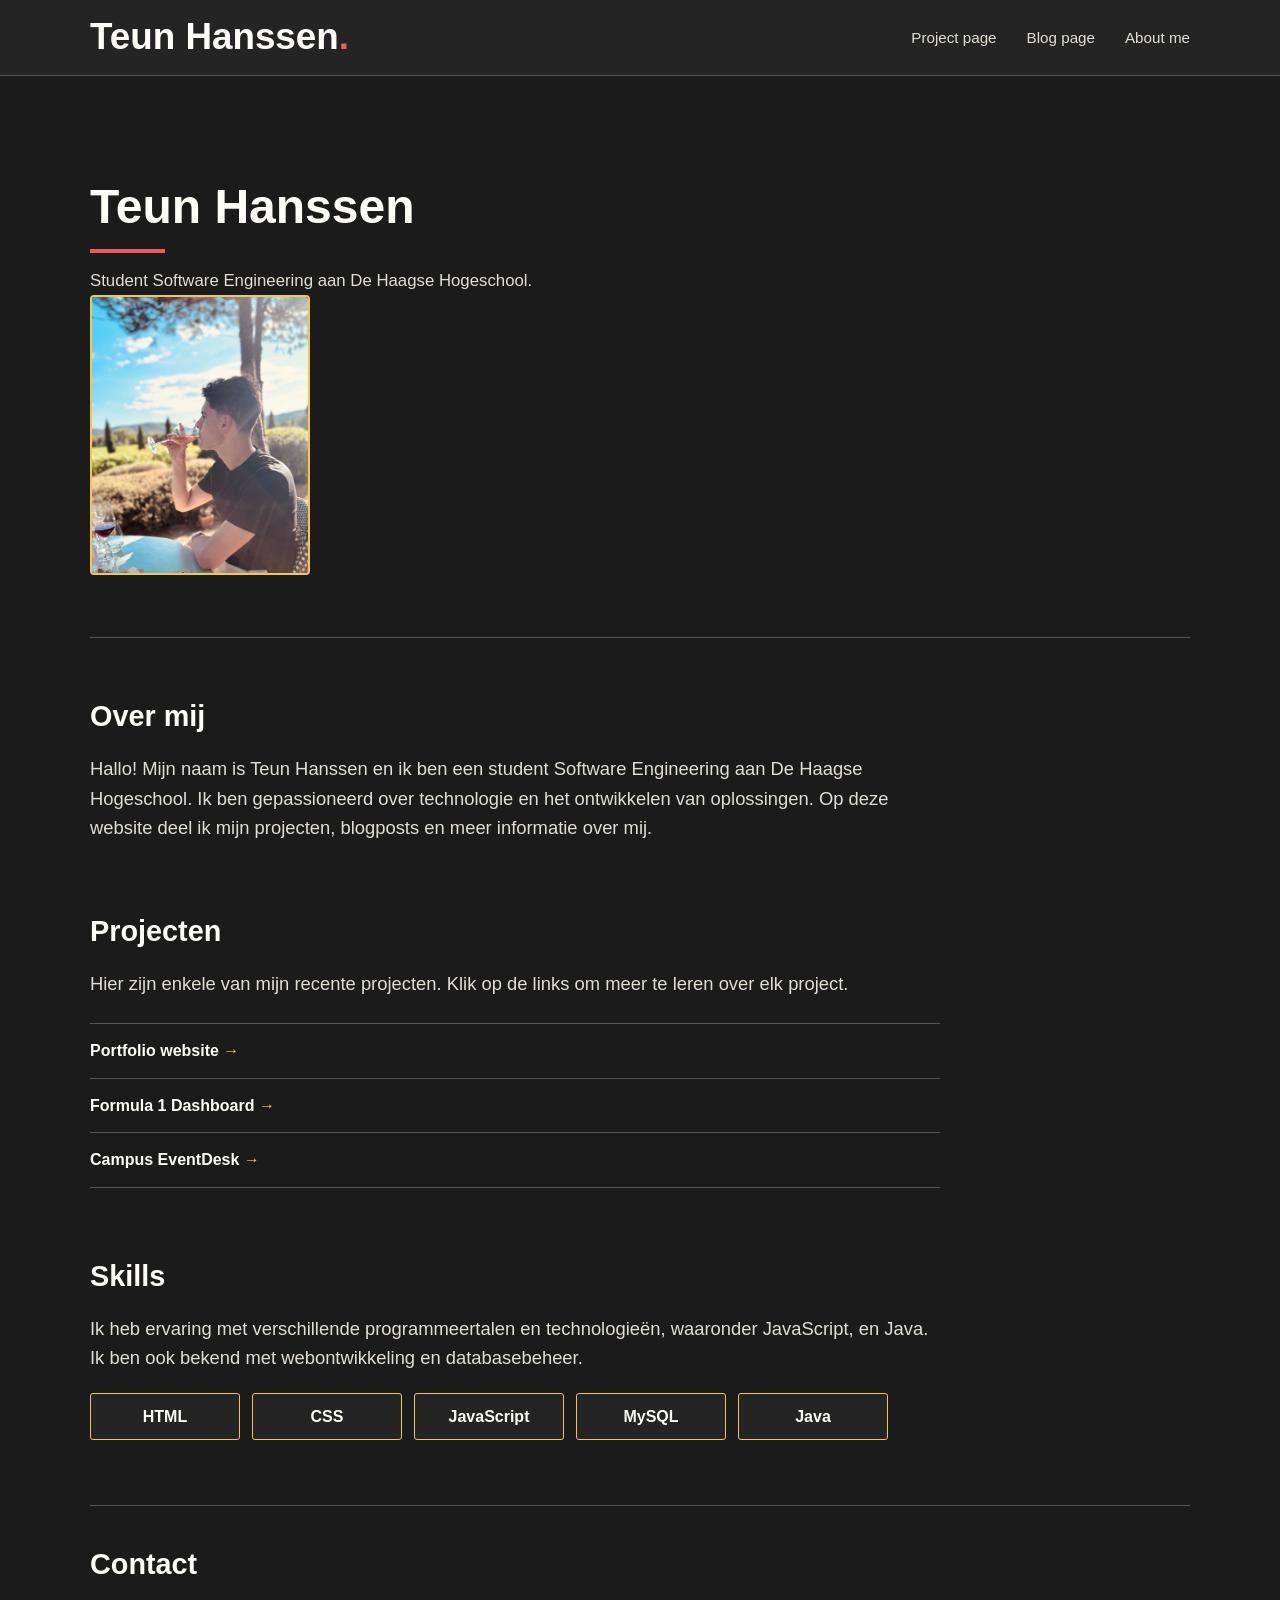
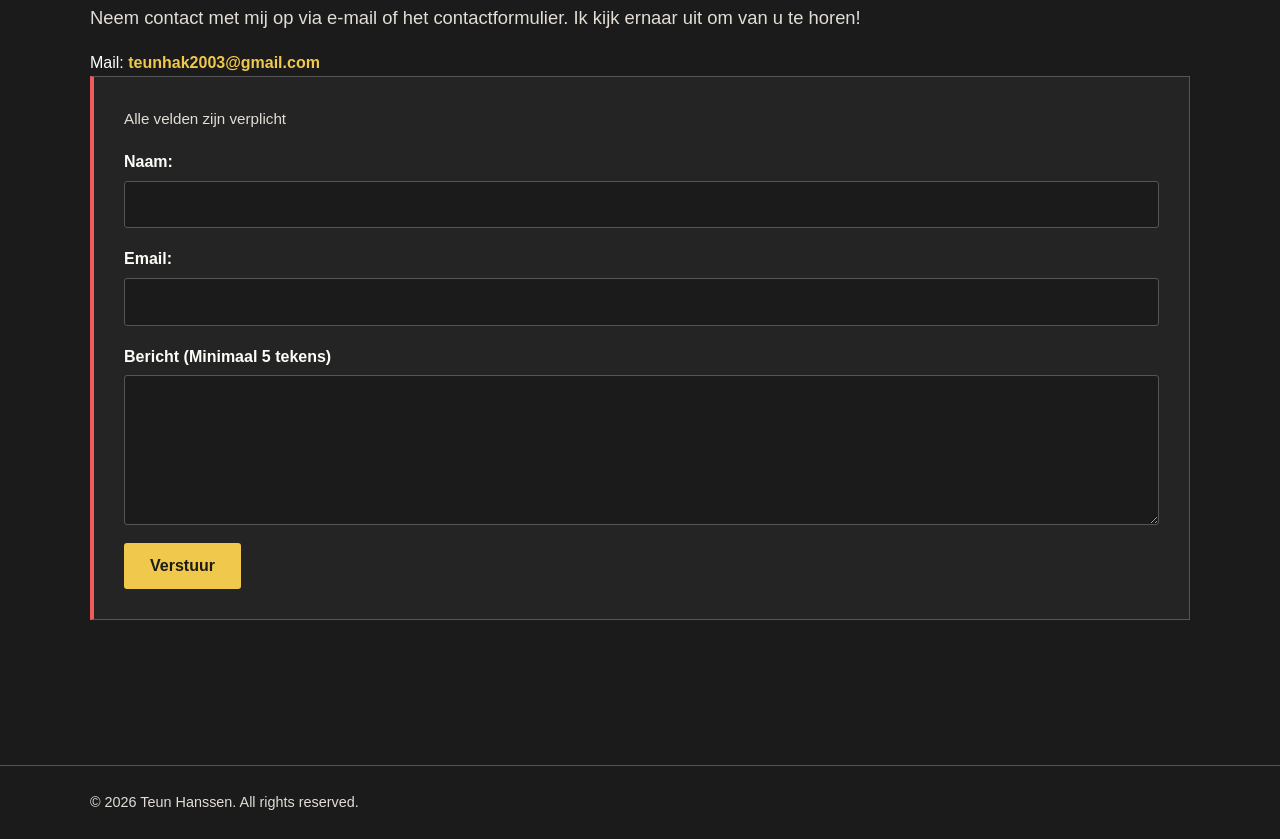
<file: index.html>
<!doctype html>
<html lang="nl">
  <head>
    <meta charset="UTF-8" />
    <meta name="viewport" content="width=device-width, initial-scale=1" />
    <meta
      name="description"
      content="Portfolio website van Teun Hanssen. WPFW Haagse Hogeschool"
    />
    <meta name="author" content="Teun Hanssen" />
    <meta name="keywords" content="Teun Hanssen, Portfolio" />

    <!-- CSS external link-->
    <link rel="stylesheet" href="style/main.css" />
    <script src="scripts/contact.js" defer></script>
    <!--Contact javascript file-->
    <title>Portfolio Teun Hanssen</title>
  </head>
  <body>
    <header>
      <!--Navbar-->
      <nav class="site-nav">
        <div class="container">
          <!--Misschien logo van maken-->
          <a href="index.html" class="nav-brand">Teun Hanssen</a>
          <ul class="navlist">
            <li><a href="pages/project.html">Project page</a></li>
            <li><a href="pages/blog.html">Blog page</a></li>
            <li><a href="pages/about.html">About me</a></li>
          </ul>
        </div>
      </nav>
    </header>
    <main>
      <section class="index-intro">
        <h1>Teun Hanssen</h1>
        <p>Student Software Engineering aan De Haagse Hogeschool.</p>
        <figure class="index-photo">
          <img src="assets/img/mezelf.jpg" alt="Foto van Teun Hanssen" />
        </figure>
      </section>
      <article class="index-about">
        <h2>Over mij</h2>
        <p>
          Hallo! Mijn naam is Teun Hanssen en ik ben een student Software
          Engineering aan De Haagse Hogeschool. Ik ben gepassioneerd over
          technologie en het ontwikkelen van oplossingen. Op deze website deel
          ik mijn projecten, blogposts en meer informatie over mij.
        </p>
      </article>
      <article class="index-projects">
        <h2>Projecten</h2>
        <p>
          Hier zijn enkele van mijn recente projecten. Klik op de links om meer
          te leren over elk project.
        </p>
        <ul>
          <li><a href="pages/project.html#project1">Portfolio website</a></li>
          <li><a href="pages/project.html#project2">Formula 1 Dashboard</a></li>
          <li><a href="pages/project.html#project3">Campus EventDesk</a></li>
        </ul>
      </article>
      <article class="skills">
        <h2>Skills</h2>
        <p>
          Ik heb ervaring met verschillende programmeertalen en technologieën,
          waaronder JavaScript, en Java. Ik ben ook bekend met webontwikkeling
          en databasebeheer.
        </p>
        <div class="skill-list">
          <span>HTML</span>
          <span>CSS</span>
          <span>JavaScript</span>
          <span>MySQL</span>
          <span>Java</span>
        </div>
      </article>
      <section class="contact">
        <h2>Contact</h2>

        <div class="contact-tekst">
          <p>
            Neem contact met mij op via e-mail of het contactformulier. Ik kijk
            ernaar uit om van u te horen!
          </p>
          <address>
            Mail:
            <a href="mailto:teunhak2003@gmail.com">teunhak2003@gmail.com</a>
          </address>
        </div>
        <form id="index-contactForm" novalidate>
          <p>Alle velden zijn verplicht</p>
          <div class="form-veld">
            <label for="formNaam">Naam:</label>
            <input
              type="text"
              id="formNaam"
              name="formNaam"
              autocomplete="name"
              required
              aria-describedby="formNaam-fout"
            />
            <p id="formNaam-fout" class="form-fout"></p>
          </div>
          <div class="form-veld">
            <label for="formEmail">Email:</label>
            <input
              type="email"
              id="formEmail"
              name="formEmail"
              autocomplete="email"
              required
              aria-describedby="formEmail-fout"
            />
            <p id="formEmail-fout" class="form-fout"></p>
          </div>
          <div class="form-veld">
            <label for="formBericht">Bericht (Minimaal 5 tekens)</label>
            <textarea
              id="formBericht"
              name="bericht"
              rows="5"
              required
              aria-describedby="formBericht-fout"
            ></textarea>
            <p id="formBericht-fout" class="form-fout"></p>
          </div>
          <button type="submit" id="btnSubmitForm">Verstuur</button>
          <p id="form-bevestiging" class="form-bevestiging" role="status"></p>
        </form>
      </section>
    </main>
    <footer>
      <div class="footer-container">
        <p>&copy; 2026 Teun Hanssen. All rights reserved.</p>
      </div>
    </footer>
  </body>
</html>
</file>
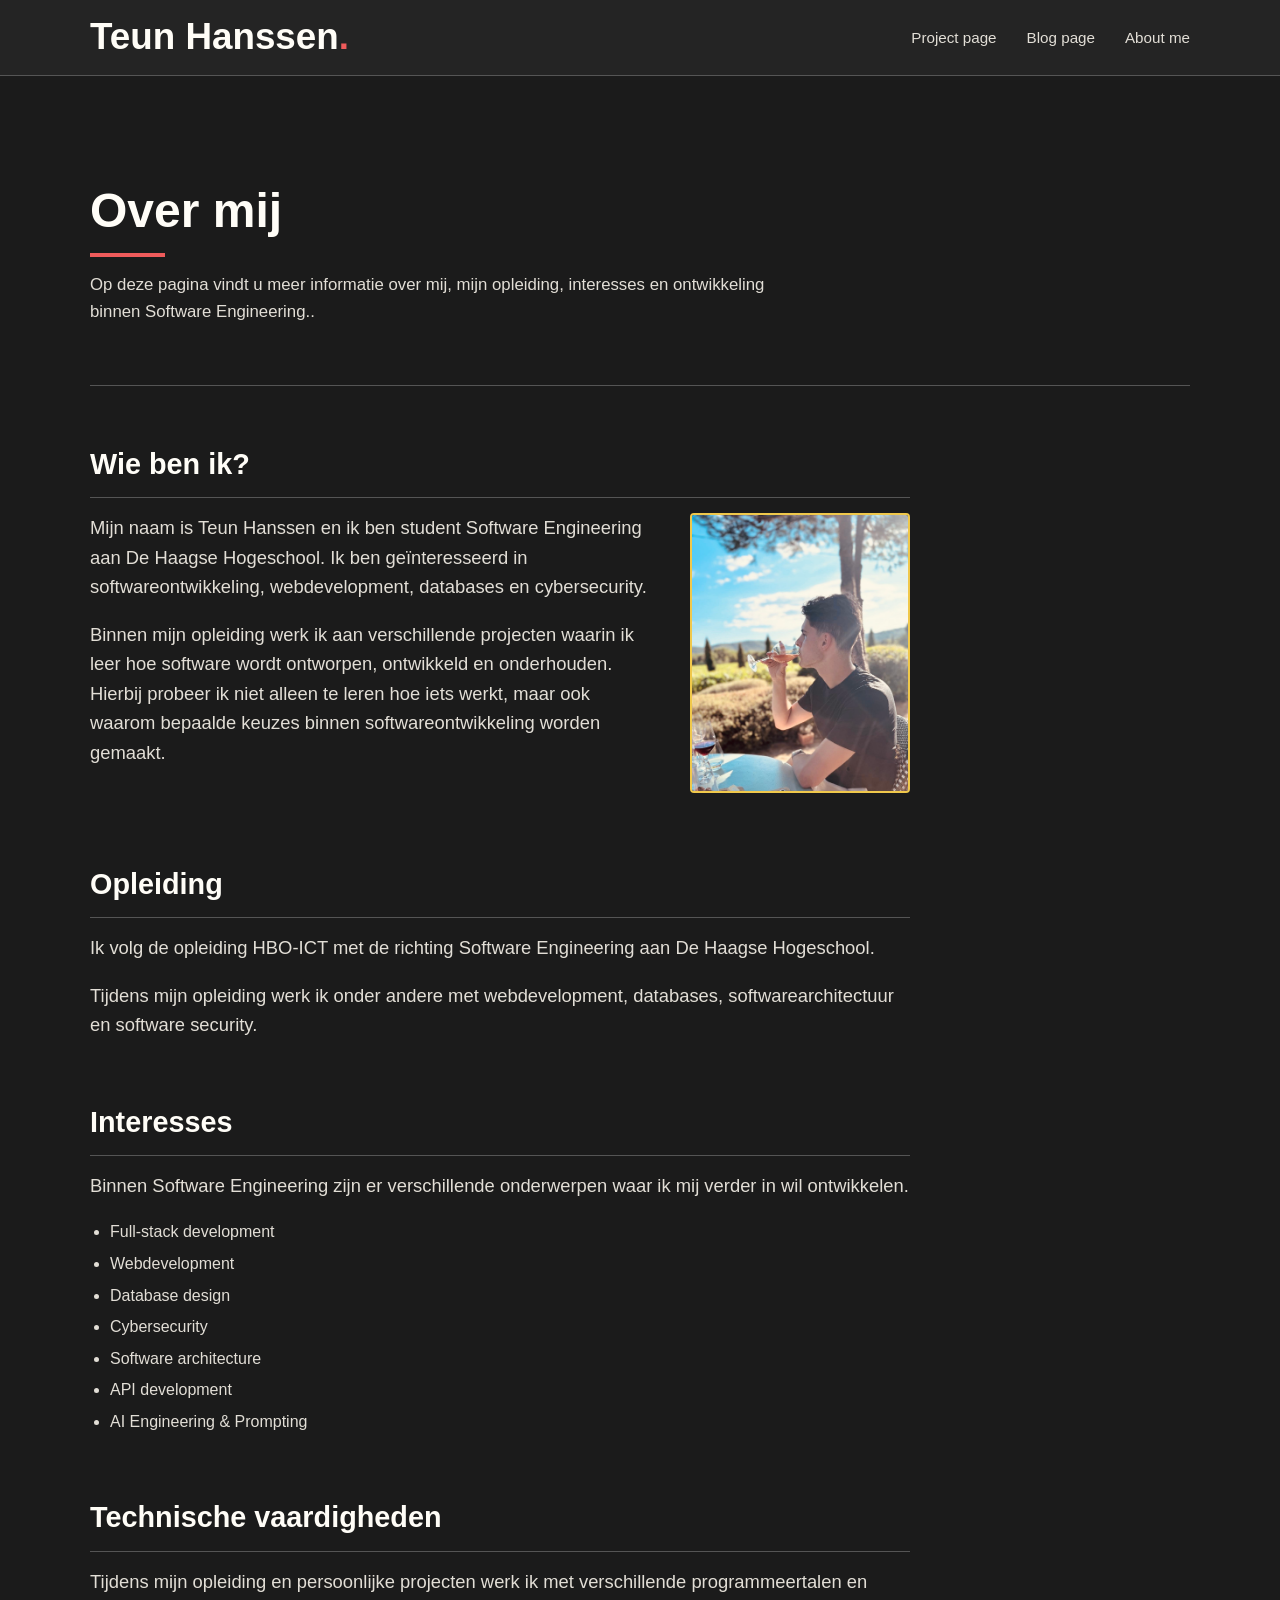
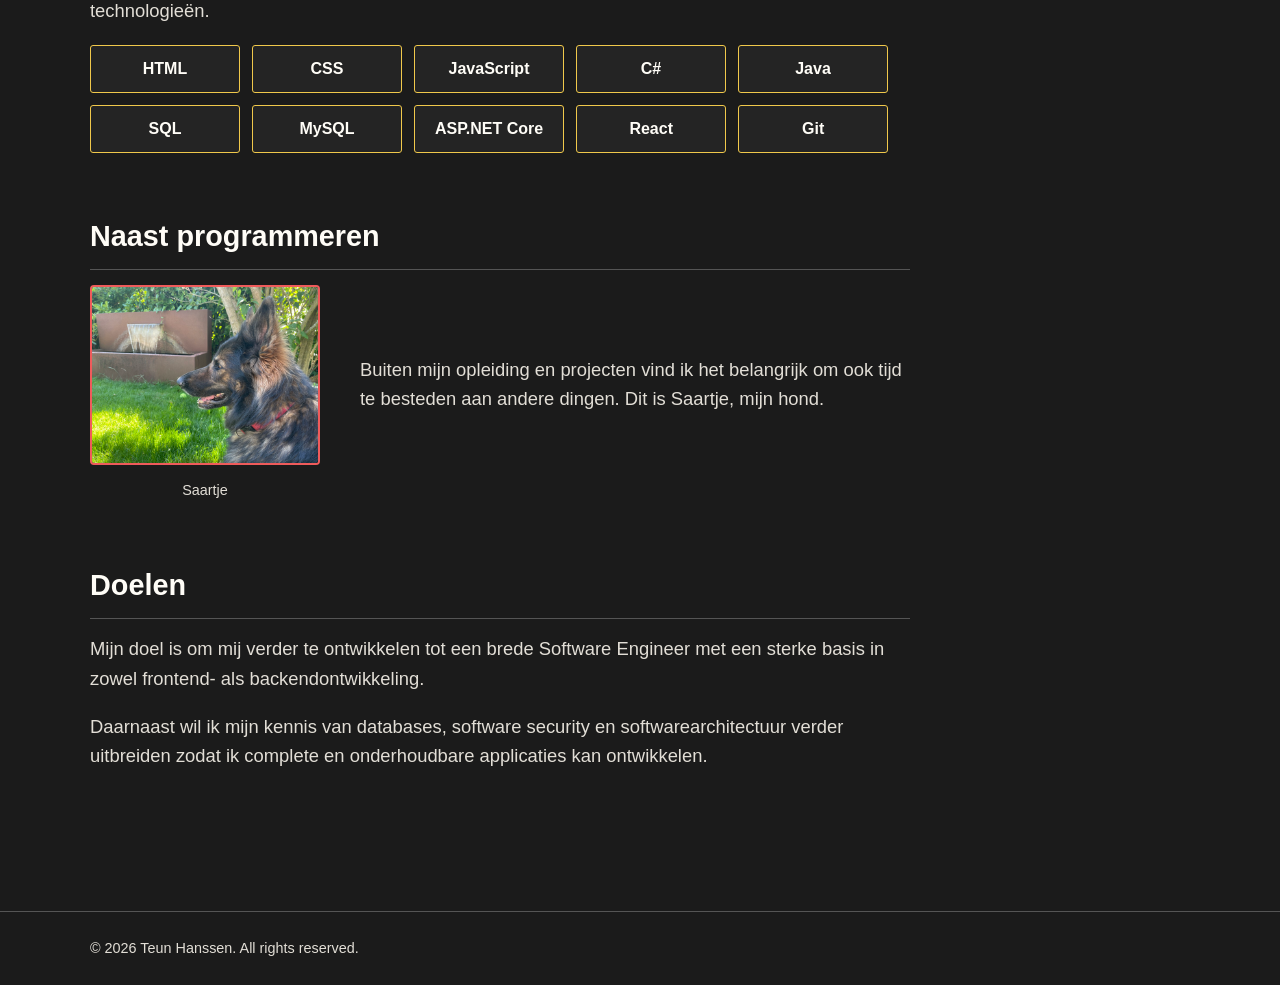
<file: pages/about.html>
<!doctype html>
<html lang="nl">
  <head>
    <meta charset="UTF-8" />
    <meta name="viewport" content="width=device-width, initial-scale=1" />
    <meta
      name="description"
      content="Meer informatie over Teun Hanssen, student Software Engineering aan De Haagse Hogeschool."
    />
    <meta name="author" content="Teun Hanssen" />
    <meta
      name="keywords"
      content="Teun Hanssen, About me, Software Engineering, Portfolio"
    />
    <!-- CSS external link-->
    <link rel="stylesheet" href="../style/main.css" />
    <title>Over mij | Teun Hanssen</title>
  </head>
  <body>
    <header>
      <!--Navbar-->
      <nav class="site-nav">
        <div class="container">
          <!--Misschien logo van maken-->
          <a href="../index.html" class="nav-brand">Teun Hanssen</a>
          <ul class="navlist">
            <li><a href="project.html">Project page</a></li>
            <li><a href="blog.html">Blog page</a></li>
            <li><a href="about.html">About me</a></li>
          </ul>
        </div>
      </nav>
    </header>
    <main>
      <section class="about-intro">
        <h1>Over mij</h1>
        <p>
          Op deze pagina vindt u meer informatie over mij, mijn opleiding,
          interesses en ontwikkeling binnen Software Engineering..
        </p>
      </section>
      <article class="about-personal">
        <h2>Wie ben ik?</h2>
        <div class="about-personal-content">
          <div class="about-personal-text">
            <p>
              Mijn naam is Teun Hanssen en ik ben student Software Engineering
              aan De Haagse Hogeschool. Ik ben geïnteresseerd in
              softwareontwikkeling, webdevelopment, databases en cybersecurity.
            </p>
            <p>
              Binnen mijn opleiding werk ik aan verschillende projecten waarin
              ik leer hoe software wordt ontworpen, ontwikkeld en onderhouden.
              Hierbij probeer ik niet alleen te leren hoe iets werkt, maar ook
              waarom bepaalde keuzes binnen softwareontwikkeling worden gemaakt.
            </p>
          </div>
          <figure class="about-photo">
            <img src="../assets/img/mezelf.jpg" alt="Foto van Teun Hanssen" />
          </figure>
        </div>
      </article>
      <article class="about-education">
        <h2>Opleiding</h2>
        <p>
          Ik volg de opleiding HBO-ICT met de richting Software Engineering aan
          De Haagse Hogeschool.
        </p>
        <p>
          Tijdens mijn opleiding werk ik onder andere met webdevelopment,
          databases, softwarearchitectuur en software security.
        </p>
      </article>
      <article class="about-interests">
        <h2>Interesses</h2>
        <p>
          Binnen Software Engineering zijn er verschillende onderwerpen waar ik
          mij verder in wil ontwikkelen.
        </p>
        <ul>
          <li>Full-stack development</li>
          <li>Webdevelopment</li>
          <li>Database design</li>
          <li>Cybersecurity</li>
          <li>Software architecture</li>
          <li>API development</li>
          <li>AI Engineering & Prompting</li>
        </ul>
      </article>
      <article class="about-skills">
        <h2>Technische vaardigheden</h2>
        <p>
          Tijdens mijn opleiding en persoonlijke projecten werk ik met
          verschillende programmeertalen en technologieën.
        </p>
        <div class="skill-list">
          <span>HTML</span>
          <span>CSS</span>
          <span>JavaScript</span>
          <span>C#</span>
          <span>Java</span>
          <span>SQL</span>
          <span>MySQL</span>
          <span>ASP.NET Core</span>
          <span>React</span>
          <span>Git</span>
        </div>
      </article>
      <article class="about-personal-life">
        <h2>Naast programmeren</h2>
        <div class="about-dog-content">
          <figure class="about-dog-photo">
            <img src="../assets/img/saartje.jpg" alt="Saartje, mijn hond" />
            <figcaption>Saartje</figcaption>
          </figure>
          <div>
            <p>
              Buiten mijn opleiding en projecten vind ik het belangrijk om ook
              tijd te besteden aan andere dingen. Dit is Saartje, mijn hond.
            </p>
          </div>
        </div>
      </article>
      <article class="about-goals">
        <h2>Doelen</h2>
        <p>
          Mijn doel is om mij verder te ontwikkelen tot een brede Software
          Engineer met een sterke basis in zowel frontend- als
          backendontwikkeling.
        </p>
        <p>
          Daarnaast wil ik mijn kennis van databases, software security en
          softwarearchitectuur verder uitbreiden zodat ik complete en
          onderhoudbare applicaties kan ontwikkelen.
        </p>
      </article>
    </main>
    <footer>
      <div class="footer-container">
        <p>&copy; 2026 Teun Hanssen. All rights reserved.</p>
      </div>
    </footer>
  </body>
</html>
</file>
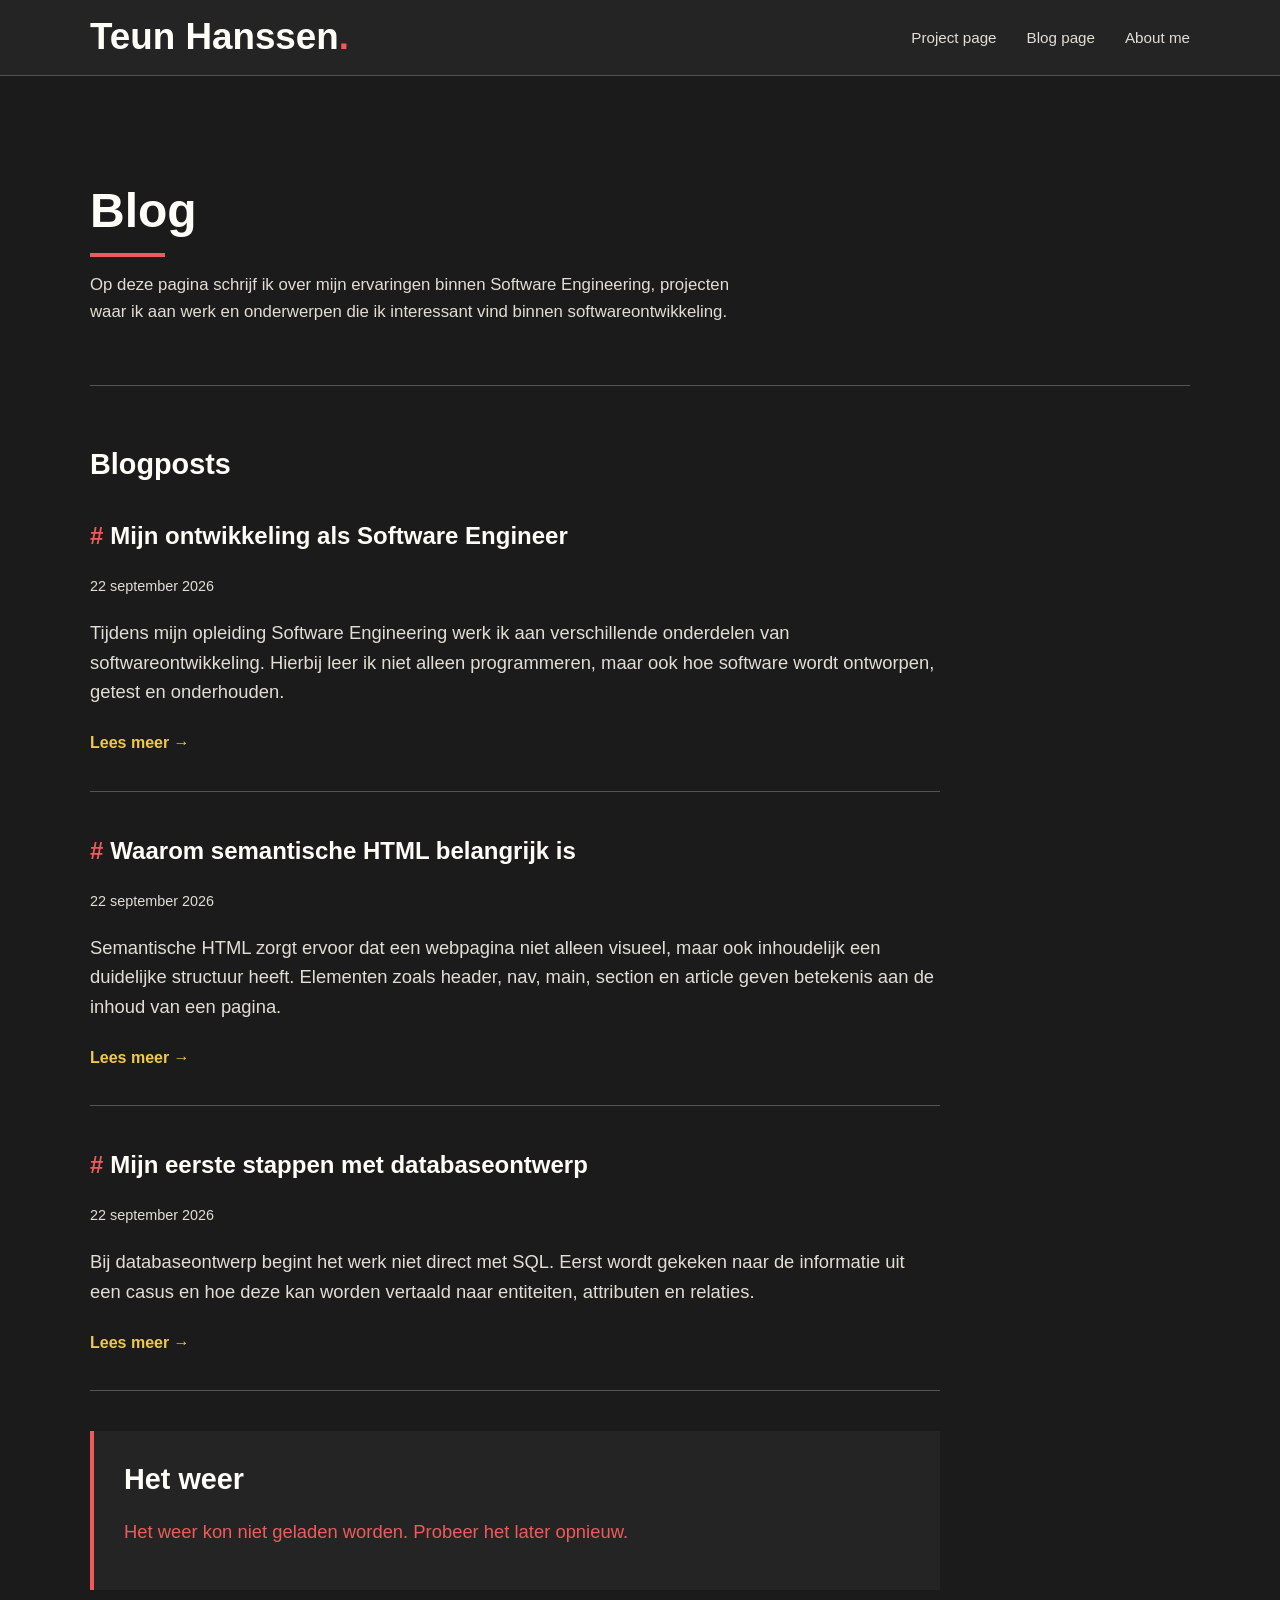
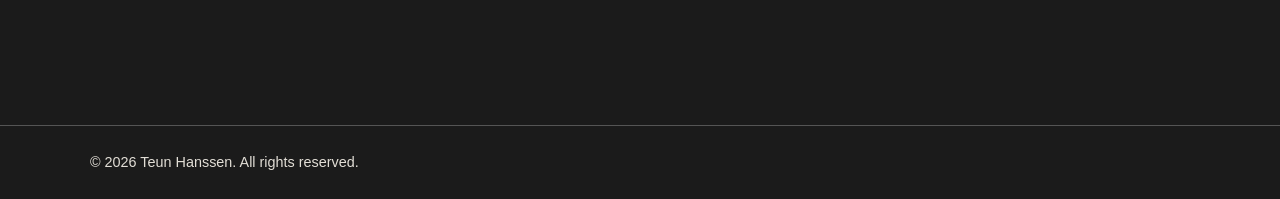
<file: pages/blog.html>
<!doctype html>
<html lang="nl">
  <head>
    <meta charset="UTF-8" />
    <meta name="viewport" content="width=device-width, initial-scale=1" />
    <meta
      name="description"
      content="Blog van Teun Hanssen over Software Engineering, webdevelopment en technologie."
    />
    <meta name="author" content="Teun Hanssen" />
    <meta
      name="keywords"
      content="Teun Hanssen, Blog, Software Engineering, Webdevelopment"
    />
    <!-- CSS external link-->
    <link rel="stylesheet" href="../style/main.css" />

    <script src="../scripts/weerApi.js" defer></script>
    <!--API Javascript file-->
    <title>Blog | Teun Hanssen</title>
  </head>
  <body>
    <header>
      <!--Navbar-->
      <nav class="site-nav">
        <div class="container">
          <!--Misschien logo van maken-->
          <a href="../index.html" class="nav-brand">Teun Hanssen</a>
          <ul class="navlist">
            <li><a href="project.html">Project page</a></li>
            <li><a href="blog.html">Blog page</a></li>
            <li><a href="about.html">About me</a></li>
          </ul>
        </div>
      </nav>
    </header>
    <main>
      <section class="blog-intro">
        <h1>Blog</h1>
        <p>
          Op deze pagina schrijf ik over mijn ervaringen binnen Software
          Engineering, projecten waar ik aan werk en onderwerpen die ik
          interessant vind binnen softwareontwikkeling.
        </p>
      </section>
      <section class="blog-list">
        <h2>Blogposts</h2>
        <article class="blog-item" id="blog1">
          <header>
            <h3>Mijn ontwikkeling als Software Engineer</h3>
            <p>
              <time datetime="2026-09-22">22 september 2026</time>
            </p>
          </header>
          <p>
            Tijdens mijn opleiding Software Engineering werk ik aan
            verschillende onderdelen van softwareontwikkeling. Hierbij leer ik
            niet alleen programmeren, maar ook hoe software wordt ontworpen,
            getest en onderhouden.
          </p>
          <a href="#">Lees meer</a>
        </article>
        <article class="blog-item" id="blog2">
          <header>
            <h3>Waarom semantische HTML belangrijk is</h3>
            <p>
              <time datetime="2026-09-22">22 september 2026</time>
            </p>
          </header>
          <p>
            Semantische HTML zorgt ervoor dat een webpagina niet alleen visueel,
            maar ook inhoudelijk een duidelijke structuur heeft. Elementen zoals
            header, nav, main, section en article geven betekenis aan de inhoud
            van een pagina.
          </p>
          <a href="#">Lees meer</a>
        </article>
        <article class="blog-item" id="blog3">
          <header>
            <h3>Mijn eerste stappen met databaseontwerp</h3>
            <p>
              <time datetime="2026-09-22">22 september 2026</time>
            </p>
          </header>
          <p>
            Bij databaseontwerp begint het werk niet direct met SQL. Eerst wordt
            gekeken naar de informatie uit een casus en hoe deze kan worden
            vertaald naar entiteiten, attributen en relaties.
          </p>
          <a href="#">Lees meer</a>
        </article>
      </section>
      <aside class="weer">
        <h2>Het weer</h2>
        <p id="weer-status" aria-live="polite">Weer laden...</p>
        <div id="weer-inhoud"></div>
      </aside>
    </main>
    <footer>
      <div class="footer-container">
        <p>&copy; 2026 Teun Hanssen. All rights reserved.</p>
      </div>
    </footer>
  </body>
</html>
</file>
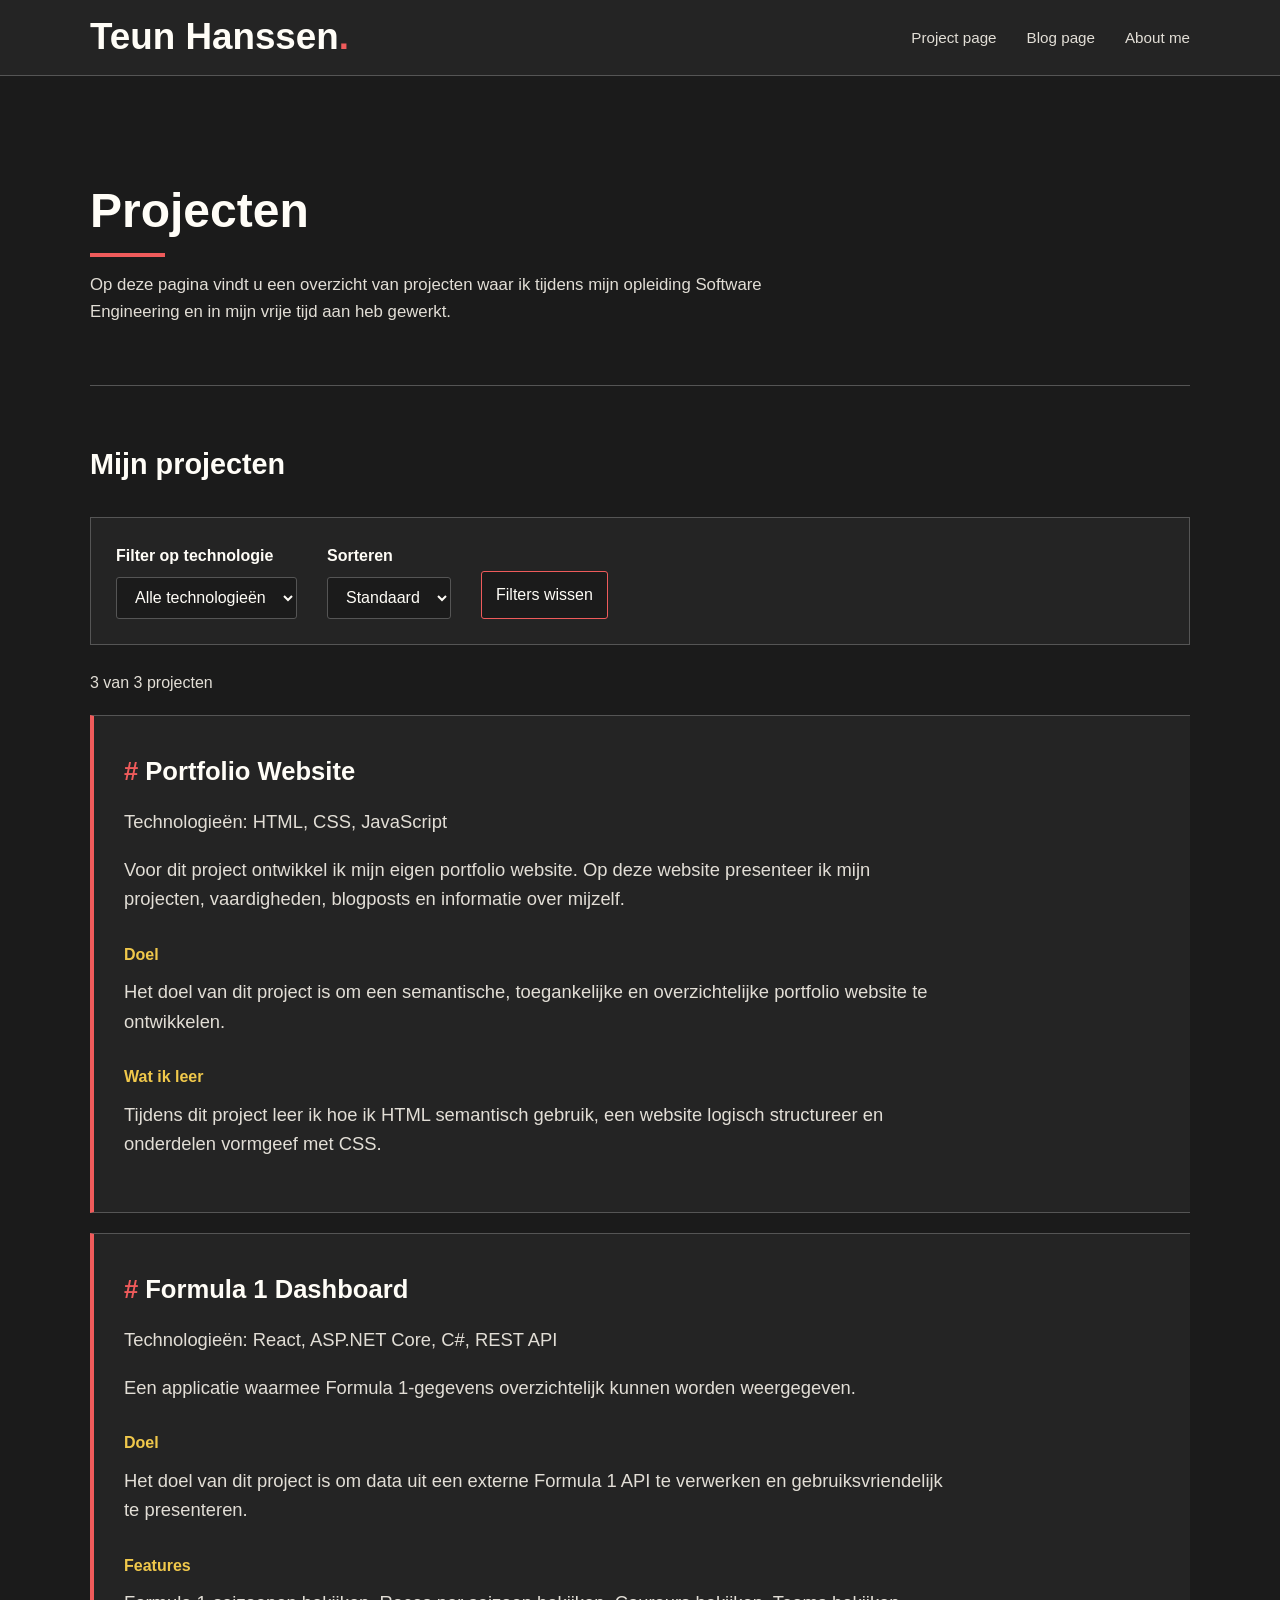
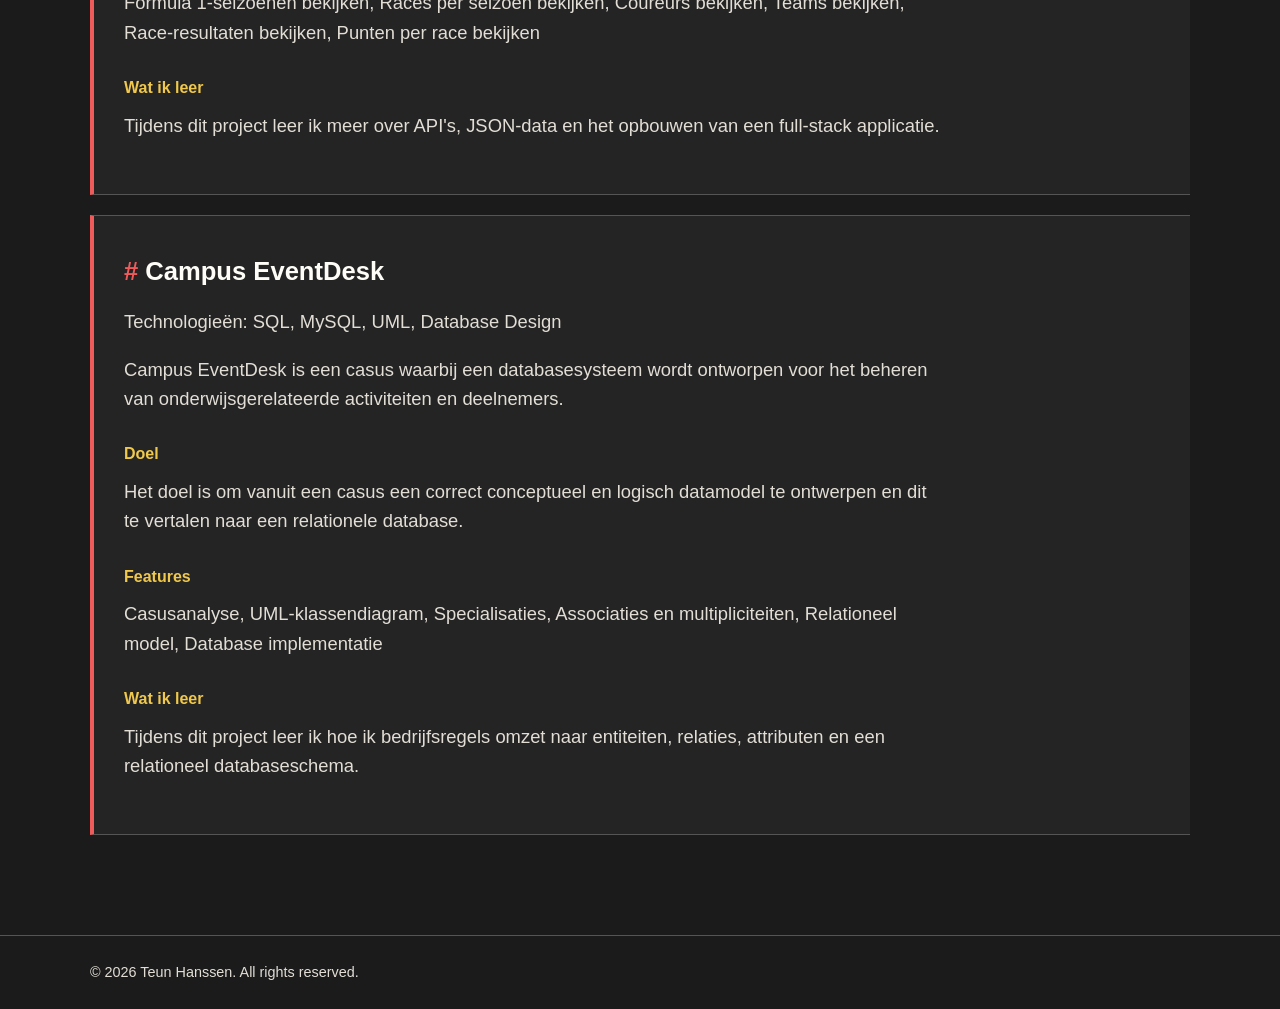
<file: pages/project.html>
<!doctype html>
<html lang="nl">
  <head>
    <meta charset="UTF-8" />
    <meta name="viewport" content="width=device-width, initial-scale=1" />
    <meta
      name="description"
      content="Projecten van Teun Hanssen. Portfolio Software Engineering."
    />
    <meta name="author" content="Teun Hanssen" />
    <meta
      name="keywords"
      content="Teun Hanssen, Portfolio, Projecten, Software Engineering"
    />
    <!-- CSS external link-->
    <link rel="stylesheet" href="../style/main.css" />
    <!--Javascript project file link-->
    <script src="../scripts/project.js" defer></script>
    <title>Projecten | Teun Hanssen</title>
  </head>

  <body>
    <header>
      <!--Navbar-->
      <nav class="site-nav">
        <div class="container">
          <a href="../index.html" class="nav-brand">Teun Hanssen</a>
          <ul class="navlist">
            <li><a href="project.html">Project page</a></li>
            <li><a href="blog.html">Blog page</a></li>
            <li><a href="about.html">About me</a></li>
          </ul>
        </div>
      </nav>
    </header>
    <main>
      <section class="project-intro">
        <h1>Projecten</h1>
        <p>
          Op deze pagina vindt u een overzicht van projecten waar ik tijdens
          mijn opleiding Software Engineering en in mijn vrije tijd aan heb
          gewerkt.
        </p>
      </section>
      <section class="project-list">
        <h2>Mijn projecten</h2>
        <div class="project-controls">
          <div>
            <label for="tag-filter">Filter op technologie</label>
            <select id="tag-filter">
              <option value="alle">Alle technologieën</option>
              <option value="HTML">HTML</option>
              <option value="CSS">CSS</option>
              <option value="JavaScript">JavaScript</option>
              <option value="React">React</option>
              <option value="ASP.NET Core">ASP.NET Core</option>
              <option value="C#">C#</option>
              <option value="REST API">REST API</option>
              <option value="SQL">SQL</option>
              <option value="MySQL">MySQL</option>
              <option value="UML">UML</option>
              <option value="Database Design">Database Design</option>
            </select>
          </div>
          <div>
            <label for="project-sort">Sorteren</label>
            <select id="project-sort">
              <option value="default">Standaard</option>
              <option value="az">Naam A-Z</option>
              <option value="za">Naam Z-A</option>
            </select>
          </div>
          <button id="reset-filters" type="button">Filters wissen</button>
        </div>
        <p id="project-count" aria-live="polite">Projecten laden...</p>
        <div id="project-container"></div>
      </section>
    </main>
    <footer>
      <div class="footer-container">
        <p>&copy; 2026 Teun Hanssen. All rights reserved.</p>
      </div>
    </footer>
  </body>
</html>
</file>
<file: style/main.css>
/*Variabelen*/

:root {
  --bg: #1b1b1b;
  --bg-light: #242424;
  --text: #fffdf7;
  --text-soft: #e2ded6;
  --yellow: #f0c84b;
  --yellow-light: #ffe07a;
  --red: #ef5b5b;
  --border: #555555;
}

/* Algemeen */

* {
  box-sizing: border-box;
}
html {
  scroll-behavior: smooth;
}
body {
  margin: 0;
  background-color: var(--bg);
  color: var(--text);
  font-family: Arial, Helvetica, sans-serif;
  line-height: 1.6;
}
main,
.container,
.footer-container {
  width: 90%;
  max-width: 1100px;
  margin: 0 auto;
}
main {
  padding: 50px 0 80px;
}
h1,
h2,
h3 {
  margin: 0 0 15px;
}
h1 {
  font-size: 3rem;
  line-height: 1.1;
}
h2 {
  font-size: 1.8rem;
}
h3 {
  font-size: 1.35rem;
}
p {
  margin-top: 0;
  color: var(--text-soft);
  font-size: 1.15rem;
}
ul {
  color: var(--text-soft);
}
a {
  color: var(--yellow);
  text-decoration: none;
}
a:hover {
  color: var(--yellow-light);
}
p a {
  text-decoration: underline;
  text-underline-offset: 3px;
}
p a:hover {
  text-decoration-thickness: 2px;
}

/* Navigatie */

.site-nav {
  background-color: var(--bg-light);
  border-bottom: 1px solid var(--border);
}
.container {
  min-height: 75px;
  display: flex;
  align-items: center;
  justify-content: space-between;
}
.nav-brand,
.nav-brand:hover {
  color: var(--text);
  font-size: 2.3rem;
  font-weight: bold;
}
.nav-brand::after {
  content: ".";
  color: var(--red);
}
.navlist {
  display: flex;
  gap: 30px;
  margin: 0;
  padding: 0;
  list-style: none;
}
.navlist a {
  color: var(--text-soft);
  font-size: 0.95rem;
}
.navlist a:hover {
  color: var(--yellow);
}

/* Intro */

.index-intro,
.project-intro,
.blog-intro,
.about-intro {
  min-height: 260px;
  padding: 55px 0;
  margin-bottom: 55px;
  display: flex;
  flex-direction: column;
  justify-content: center;
  border-bottom: 1px solid var(--border);
}
.index-intro h1::after,
.project-intro h1::after,
.blog-intro h1::after,
.about-intro h1::after {
  content: "";
  display: block;
  width: 75px;
  height: 4px;
  margin-top: 15px;
  background-color: var(--red);
}
.index-intro p,
.project-intro p,
.blog-intro p,
.about-intro p {
  max-width: 680px;
  margin-bottom: 0;
  font-size: 1.05rem;
}

/* Homepage */

.index-about,
.index-projects,
.skills,
.contact {
  margin-bottom: 65px;
}
.index-about,
.index-projects,
.skills,
.blog-list {
  max-width: 850px;
}
.index-projects ul {
  margin-top: 25px;
  padding: 0;
  list-style: none;
  border-top: 1px solid var(--border);
}
.index-projects li {
  padding: 14px 0;
  border-bottom: 1px solid var(--border);
}
.index-projects a {
  color: var(--text);
  font-weight: bold;
}
.index-projects a::after {
  content: " →";
  color: var(--yellow);
}
.index-projects a:hover {
  color: var(--yellow);
}

/* Foto's */

.index-photo,
.about-photo,
.about-dog-photo {
  margin: 0;
}
.index-photo img,
.about-photo img,
.about-dog-photo img {
  width: 220px;
  height: 280px;
  object-fit: cover;
  border: 2px solid var(--yellow);
  border-radius: 4px;
}
.about-dog-photo img {
  width: 230px;
  height: 180px;
  border-color: var(--red);
}
.about-dog-photo figcaption {
  margin-top: 7px;
  color: var(--text-soft);
  font-size: 0.9rem;
  text-align: center;
}

/* Skills */

.skill-list {
  display: flex;
  flex-wrap: wrap;
  gap: 12px;
  margin-top: 20px;
}
.skill-list span {
  min-width: 150px;
  padding: 10px 20px;
  text-align: center;
  background-color: var(--bg-light);
  border: 1px solid var(--yellow);
  border-radius: 3px;
  font-weight: bold;
  transition: 0.2s;
}
.skill-list span:hover {
  background-color: var(--border);
  color: var(--yellow-light);
  border-color: var(--red);
}

/* Projecten */

.project-list > h2,
.blog-list > h2 {
  margin-bottom: 30px;
}
.project-controls {
  display: flex;
  flex-wrap: wrap;
  align-items: flex-end;
  gap: 20px 30px;
  margin-bottom: 25px;
  padding: 25px;
  background-color: var(--bg-light);
  border: 1px solid var(--border);
}
.project-controls label {
  display: block;
  margin-bottom: 8px;
}
.project-controls button {
  border-color: var(--red);
}
.project-controls button:hover {
  background-color: var(--red);
  color: var(--bg);
}
#project-count {
  margin-bottom: 20px;
  font-size: 1rem;
}
.project-item {
  margin-bottom: 20px;
  padding: 35px 30px;
  background-color: var(--bg-light);
  border-block: 1px solid var(--border);
  border-left: 4px solid var(--red);
  transition: 0.2s;
}
.project-item:hover {
  border-left-color: var(--yellow);
}
.project-item h3 {
  font-size: 1.6rem;
}
.project-item h3::before,
.blog-item h3::before {
  content: "#";
  margin-right: 7px;
  color: var(--red);
}
.project-item h4 {
  margin: 28px 0 10px;
  color: var(--yellow);
}
.project-item p {
  max-width: 820px;
}

/* Blog */

.blog-item {
  margin-bottom: 40px;
  padding-bottom: 35px;
  border-bottom: 1px solid var(--border);
}
.blog-item header {
  margin-bottom: 15px;
}
.blog-item h3 {
  font-size: 1.5rem;
}
.blog-item time {
  color: var(--text-soft);
  font-size: 0.9rem;
}
.blog-item > a {
  display: inline-block;
  margin-top: 5px;
  font-weight: bold;
}
.blog-item > a::after {
  content: " →";
}

/* Over mij */

.about-personal,
.about-education,
.about-interests,
.about-skills,
.about-goals,
.about-personal-life {
  max-width: 820px;
  margin-bottom: 60px;
}
.about-personal h2,
.about-education h2,
.about-interests h2,
.about-skills h2,
.about-goals h2,
.about-personal-life h2 {
  padding-bottom: 10px;
  border-bottom: 1px solid var(--border);
}
.about-interests ul {
  padding-left: 20px;
}
.about-interests li {
  margin-bottom: 6px;
}
.about-personal-content,
.about-dog-content {
  display: flex;
  align-items: flex-start;
  gap: 40px;
}
.about-dog-content {
  align-items: center;
}
.about-personal-text {
  flex: 1;
}

.weer {
  max-width: 850px;
  margin-bottom: 55px;
  padding: 25px 30px;
  background-color: var(--bg-light);
  border-left: 4px solid var(--red);
}
.weer-fout {
  color: var(--red);
}

/* Contact */

.contact {
  padding-top: 35px;
  border-top: 1px solid var(--border);
}
.contact a {
  font-weight: bold;
}
.contact address {
  font-style: normal;
}
.contact-inhoud {
  display: flex;
  align-items: flex-start;
  gap: 50px;
}
.contact-tekst {
  flex: 1;
}
#index-contactForm {
  flex: 1;
  display: flex;
  flex-direction: column;
  gap: 18px;
  padding: 30px;
  background-color: var(--bg-light);
  border: 1px solid var(--border);
  border-left: 4px solid var(--red);
}
#index-contactForm p {
  margin: 0;
  font-size: 0.95rem;
}
.form-veld {
  display: flex;
  flex-direction: column;
  gap: 6px;
}
.form-fout {
  color: var(--red);
}
.form-bevestiging {
  padding: 12px 16px;
  color: var(--text);
  background-color: var(--bg);
  border-left: 4px solid var(--yellow);
}
.form-fout:empty,
.form-bevestiging:empty {
  display: none;
}

/* Formulieren */

label {
  font-weight: bold;
}
input,
textarea,
select,
button {
  min-height: 42px;
  padding: 10px 14px;
  background-color: var(--bg);
  color: var(--text);
  border: 1px solid var(--border);
  border-radius: 3px;
  font: inherit;
}
select,
button {
  cursor: pointer;
}
select:hover {
  border-color: var(--yellow);
}
textarea {
  resize: vertical;
}
[aria-invalid="true"] {
  border-color: var(--red);
}
#index-contactForm button {
  align-self: flex-start;
  padding: 10px 26px;
  background-color: var(--yellow);
  color: var(--bg);
  border: none;
  font-weight: bold;
}
#index-contactForm button:hover {
  background-color: var(--yellow-light);
  transition: 1s;
}

/* Footer */

footer {
  border-top: 1px solid var(--border);
}
.footer-container {
  padding: 25px 0;
}
.footer-container p {
  margin: 0;
  font-size: 0.9rem;
}

/* Selectie & focus */

::selection {
  background-color: var(--red);
  color: var(--text);
}
:focus-visible {
  outline: 3px solid var(--yellow);
  outline-offset: 3px;
}

/* Mobiel */

@media (max-width: 750px) {
  .container {
    min-height: auto;
    padding: 20px 0;
    flex-direction: column;
    align-items: flex-start;
    gap: 15px;
  }
  .navlist {
    flex-wrap: wrap;
    gap: 10px 18px;
  }
  main {
    width: 88%;
    padding-top: 25px;
  }
  h1 {
    font-size: 2.3rem;
  }
  h2 {
    font-size: 1.55rem;
  }
  .index-intro,
  .project-intro,
  .blog-intro,
  .about-intro {
    min-height: auto;
    padding: 35px 0;
    margin-bottom: 40px;
  }
  .project-item {
    padding: 25px 20px;
  }
  .project-controls,
  .contact-inhoud,
  .about-personal-content,
  .about-dog-content {
    flex-direction: column;
  }
  .project-controls,
  .contact-inhoud {
    align-items: stretch;
  }
  select {
    width: 100%;
  }
  .index-photo img,
  .about-photo img,
  .about-dog-photo img {
    width: 100%;
    max-width: 300px;
    height: auto;
  }
}
</file>
